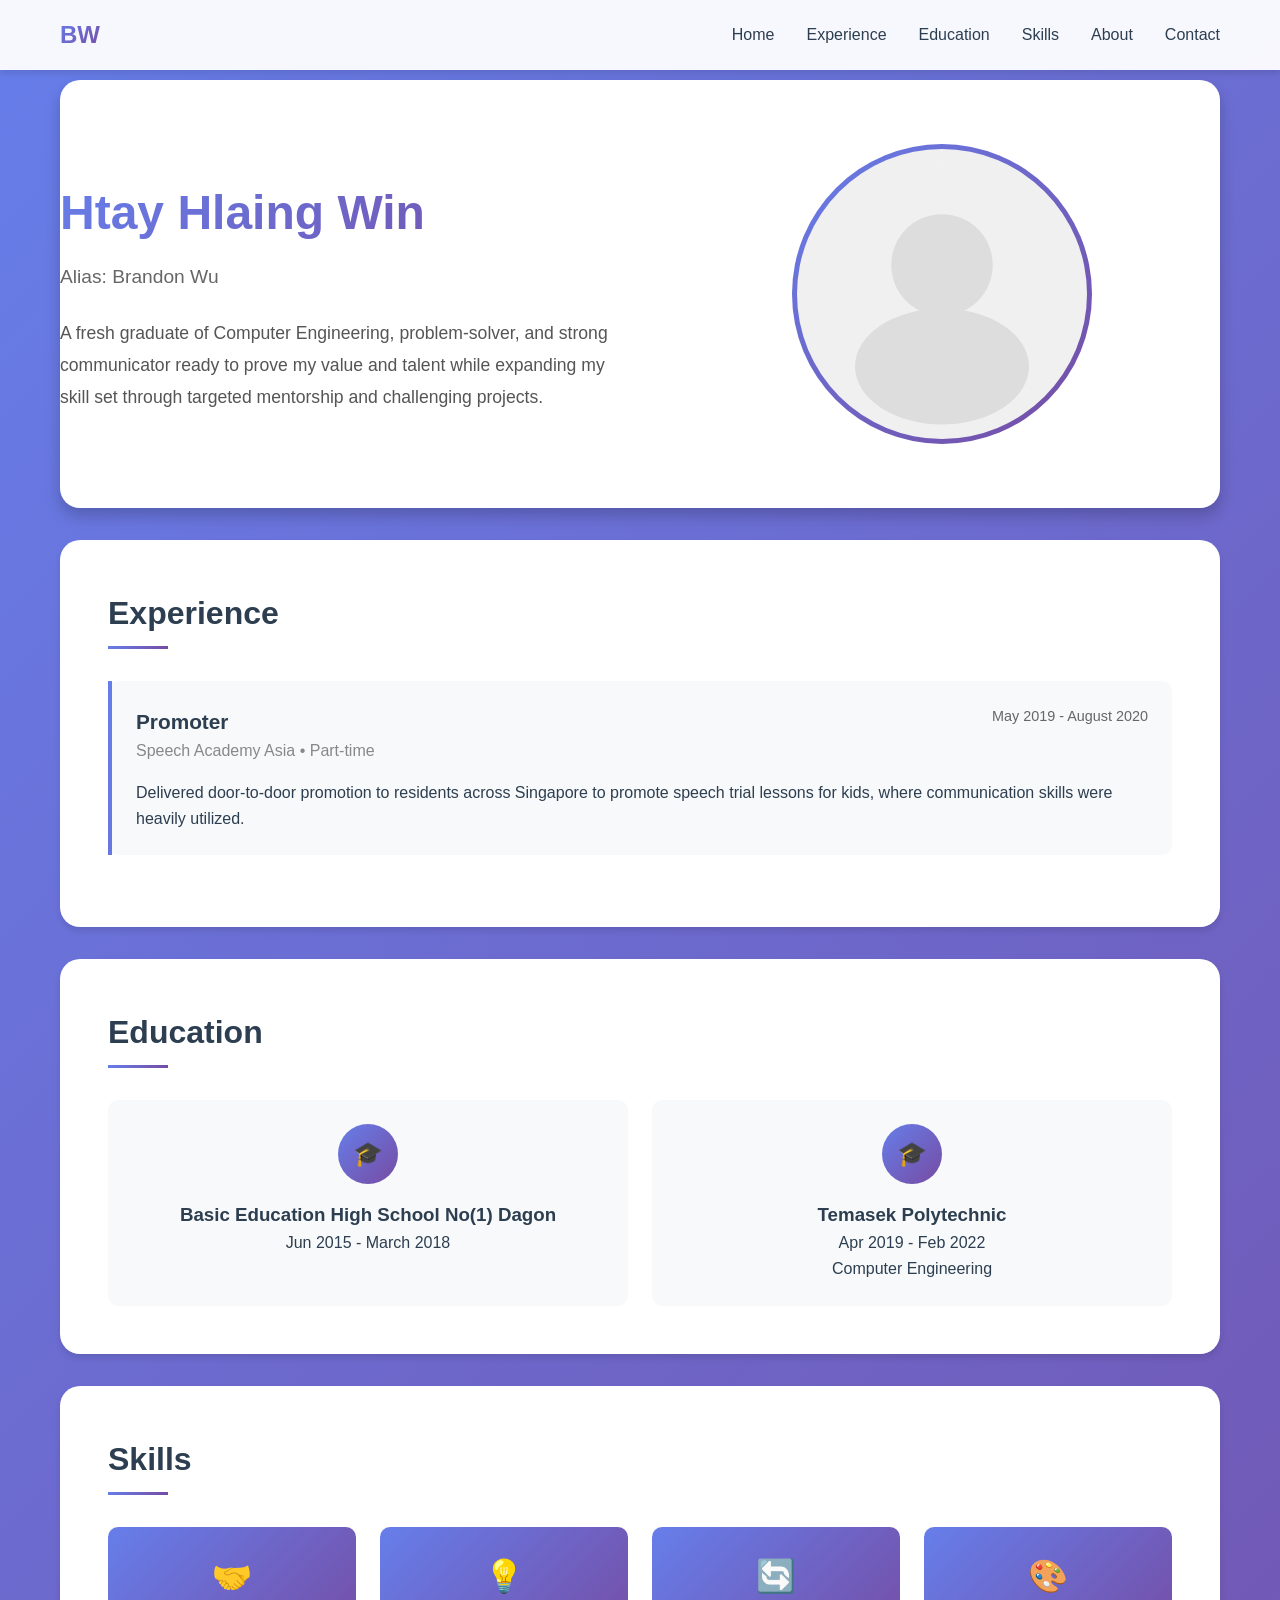
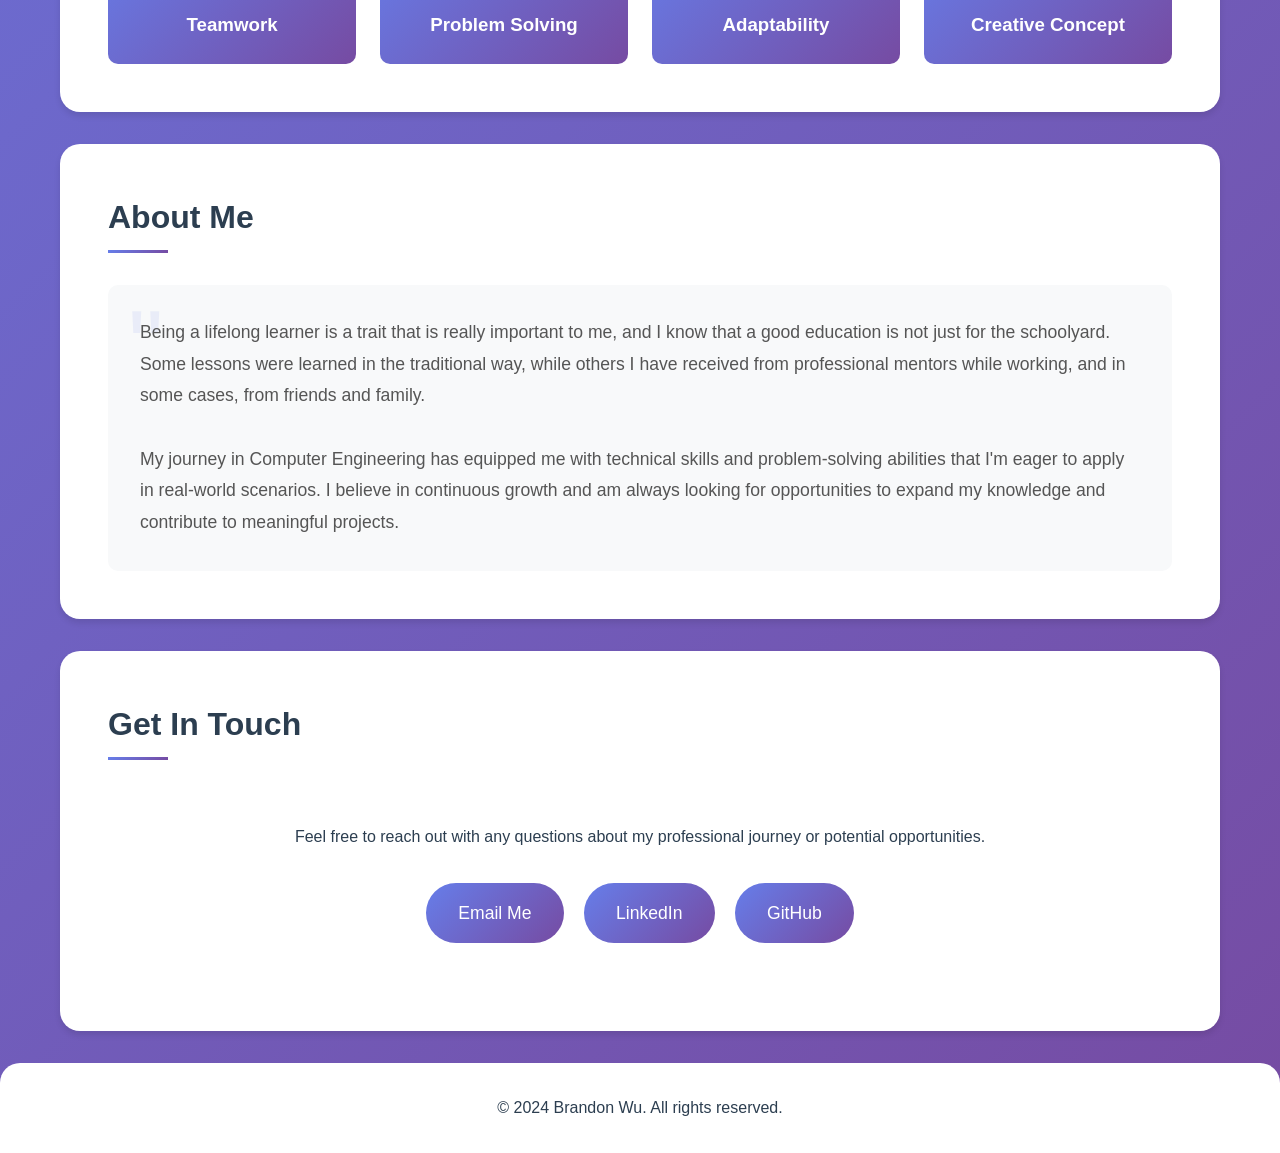
<file: brandon-portfolio.html>
<!DOCTYPE html>
<html lang="en">
<head>
    <meta charset="UTF-8">
    <meta name="viewport" content="width=device-width, initial-scale=1.0">
    <title>Brandon Wu - Digital Portfolio</title>
    <style>
        * {
            margin: 0;
            padding: 0;
            box-sizing: border-box;
        }

        :root {
            --primary-color: #2c3e50;
            --secondary-color: #3498db;
            --accent-color: #e74c3c;
            --text-light: #ecf0f1;
            --text-dark: #2c3e50;
            --bg-light: #ffffff;
            --bg-section: #f8f9fa;
            --shadow: 0 4px 6px rgba(0, 0, 0, 0.1);
            --shadow-hover: 0 8px 15px rgba(0, 0, 0, 0.2);
        }

        body {
            font-family: 'Segoe UI', Tahoma, Geneva, Verdana, sans-serif;
            line-height: 1.6;
            color: var(--text-dark);
            background: linear-gradient(135deg, #667eea 0%, #764ba2 100%);
            min-height: 100vh;
        }

        .container {
            max-width: 1200px;
            margin: 0 auto;
            padding: 0 20px;
        }

        /* Navigation */
        nav {
            background: rgba(255, 255, 255, 0.95);
            backdrop-filter: blur(10px);
            position: fixed;
            width: 100%;
            top: 0;
            z-index: 1000;
            box-shadow: var(--shadow);
        }

        nav .container {
            display: flex;
            justify-content: space-between;
            align-items: center;
            padding: 1rem 20px;
        }

        .logo {
            font-size: 1.5rem;
            font-weight: bold;
            background: linear-gradient(135deg, #667eea 0%, #764ba2 100%);
            -webkit-background-clip: text;
            background-clip: text;
            -webkit-text-fill-color: transparent;
        }

        .nav-links {
            display: flex;
            list-style: none;
            gap: 2rem;
        }

        .nav-links a {
            text-decoration: none;
            color: var(--text-dark);
            transition: all 0.3s ease;
            position: relative;
        }

        .nav-links a::after {
            content: '';
            position: absolute;
            bottom: -5px;
            left: 0;
            width: 0;
            height: 2px;
            background: linear-gradient(135deg, #667eea 0%, #764ba2 100%);
            transition: width 0.3s ease;
        }

        .nav-links a:hover::after {
            width: 100%;
        }

        /* Hero Section */
        .hero {
            margin-top: 80px;
            padding: 4rem 0;
            background: var(--bg-light);
            border-radius: 20px;
            margin-bottom: 2rem;
            box-shadow: var(--shadow-hover);
        }

        .hero-content {
            display: grid;
            grid-template-columns: 1fr 1fr;
            gap: 3rem;
            align-items: center;
        }

        .hero-text h1 {
            font-size: 3rem;
            margin-bottom: 0.5rem;
            background: linear-gradient(135deg, #667eea 0%, #764ba2 100%);
            -webkit-background-clip: text;
            background-clip: text;
            -webkit-text-fill-color: transparent;
            animation: fadeInUp 0.8s ease;
        }

        .hero-text .alias {
            font-size: 1.2rem;
            color: #666;
            margin-bottom: 1.5rem;
            animation: fadeInUp 0.8s ease 0.2s backwards;
        }

        .hero-text p {
            font-size: 1.1rem;
            line-height: 1.8;
            color: #555;
            animation: fadeInUp 0.8s ease 0.4s backwards;
        }

        .hero-image {
            display: flex;
            justify-content: center;
            align-items: center;
        }

        .profile-img {
            width: 300px;
            height: 300px;
            border-radius: 50%;
            background: linear-gradient(135deg, #667eea 0%, #764ba2 100%);
            padding: 5px;
            animation: float 3s ease-in-out infinite;
        }

        .profile-img img {
            width: 100%;
            height: 100%;
            border-radius: 50%;
            object-fit: cover;
            background: #f0f0f0;
        }

        /* Sections */
        .section {
            background: var(--bg-light);
            border-radius: 20px;
            padding: 3rem;
            margin-bottom: 2rem;
            box-shadow: var(--shadow);
            animation: fadeIn 0.8s ease;
        }

        .section-title {
            font-size: 2rem;
            margin-bottom: 2rem;
            color: var(--text-dark);
            position: relative;
            padding-bottom: 10px;
        }

        .section-title::after {
            content: '';
            position: absolute;
            bottom: 0;
            left: 0;
            width: 60px;
            height: 3px;
            background: linear-gradient(135deg, #667eea 0%, #764ba2 100%);
        }

        /* Experience */
        .experience-item {
            background: var(--bg-section);
            padding: 1.5rem;
            border-radius: 10px;
            margin-bottom: 1.5rem;
            border-left: 4px solid;
            border-image: linear-gradient(135deg, #667eea 0%, #764ba2 100%) 1;
            transition: transform 0.3s ease, box-shadow 0.3s ease;
        }

        .experience-item:hover {
            transform: translateX(10px);
            box-shadow: var(--shadow-hover);
        }

        .experience-header {
            display: flex;
            justify-content: space-between;
            align-items: flex-start;
            margin-bottom: 0.5rem;
        }

        .experience-title {
            font-size: 1.3rem;
            color: var(--text-dark);
            font-weight: 600;
        }

        .experience-date {
            color: #666;
            font-size: 0.9rem;
        }

        .experience-company {
            color: #888;
            margin-bottom: 0.5rem;
        }

        /* Education */
        .education-grid {
            display: grid;
            grid-template-columns: repeat(auto-fit, minmax(250px, 1fr));
            gap: 1.5rem;
        }

        .education-item {
            background: var(--bg-section);
            padding: 1.5rem;
            border-radius: 10px;
            text-align: center;
            transition: transform 0.3s ease, box-shadow 0.3s ease;
        }

        .education-item:hover {
            transform: translateY(-10px);
            box-shadow: var(--shadow-hover);
        }

        .education-icon {
            width: 60px;
            height: 60px;
            margin: 0 auto 1rem;
            background: linear-gradient(135deg, #667eea 0%, #764ba2 100%);
            border-radius: 50%;
            display: flex;
            align-items: center;
            justify-content: center;
            font-size: 1.5rem;
            color: white;
        }

        /* Skills */
        .skills-grid {
            display: grid;
            grid-template-columns: repeat(auto-fit, minmax(200px, 1fr));
            gap: 1.5rem;
        }

        .skill-item {
            background: linear-gradient(135deg, #667eea 0%, #764ba2 100%);
            color: white;
            padding: 1.5rem;
            border-radius: 10px;
            text-align: center;
            transition: transform 0.3s ease, box-shadow 0.3s ease;
            cursor: pointer;
        }

        .skill-item:hover {
            transform: scale(1.05) rotate(2deg);
            box-shadow: var(--shadow-hover);
        }

        .skill-icon {
            font-size: 2rem;
            margin-bottom: 0.5rem;
        }

        /* About */
        .about-content {
            background: var(--bg-section);
            padding: 2rem;
            border-radius: 10px;
            position: relative;
            overflow: hidden;
        }

        .about-content::before {
            content: '"';
            position: absolute;
            top: -20px;
            left: 20px;
            font-size: 100px;
            color: rgba(103, 126, 234, 0.1);
        }

        .about-text {
            font-size: 1.1rem;
            line-height: 1.8;
            color: #555;
            position: relative;
            z-index: 1;
        }

        /* Contact */
        .contact-content {
            text-align: center;
            padding: 2rem;
        }

        .contact-btn {
            display: inline-block;
            padding: 1rem 2rem;
            background: linear-gradient(135deg, #667eea 0%, #764ba2 100%);
            color: white;
            text-decoration: none;
            border-radius: 50px;
            font-size: 1.1rem;
            transition: transform 0.3s ease, box-shadow 0.3s ease;
            margin: 0.5rem;
        }

        .contact-btn:hover {
            transform: translateY(-3px);
            box-shadow: var(--shadow-hover);
        }

        /* Footer */
        footer {
            background: var(--bg-light);
            text-align: center;
            padding: 2rem;
            border-radius: 20px 20px 0 0;
            margin-top: 2rem;
        }

        /* Animations */
        @keyframes fadeInUp {
            from {
                opacity: 0;
                transform: translateY(30px);
            }
            to {
                opacity: 1;
                transform: translateY(0);
            }
        }

        @keyframes fadeIn {
            from {
                opacity: 0;
            }
            to {
                opacity: 1;
            }
        }

        @keyframes float {
            0%, 100% {
                transform: translateY(0);
            }
            50% {
                transform: translateY(-20px);
            }
        }

        /* Mobile Responsive */
        @media (max-width: 768px) {
            .nav-links {
                display: none;
            }

            .hero-content {
                grid-template-columns: 1fr;
                text-align: center;
            }

            .hero-text h1 {
                font-size: 2rem;
            }

            .profile-img {
                width: 200px;
                height: 200px;
            }

            .experience-header {
                flex-direction: column;
            }

            .section {
                padding: 2rem 1.5rem;
            }
        }
    </style>
</head>
<body>
    <!-- Navigation -->
    <nav>
        <div class="container">
            <div class="logo">BW</div>
            <ul class="nav-links">
                <li><a href="#home">Home</a></li>
                <li><a href="#experience">Experience</a></li>
                <li><a href="#education">Education</a></li>
                <li><a href="#skills">Skills</a></li>
                <li><a href="#about">About</a></li>
                <li><a href="#contact">Contact</a></li>
            </ul>
        </div>
    </nav>

    <!-- Main Container -->
    <div class="container">
        <!-- Hero Section -->
        <section id="home" class="hero">
            <div class="hero-content">
                <div class="hero-text">
                    <h1>Htay Hlaing Win</h1>
                    <p class="alias">Alias: Brandon Wu</p>
                    <p>A fresh graduate of Computer Engineering, problem-solver, and strong communicator ready to prove my value and talent while expanding my skill set through targeted mentorship and challenging projects.</p>
                </div>
                <div class="hero-image">
                    <div class="profile-img">
                        <img src="data:image/svg+xml,%3Csvg xmlns='http://www.w3.org/2000/svg' viewBox='0 0 200 200'%3E%3Ccircle cx='100' cy='100' r='90' fill='%23f0f0f0'/%3E%3Ccircle cx='100' cy='80' r='35' fill='%23ddd'/%3E%3Cellipse cx='100' cy='150' rx='60' ry='40' fill='%23ddd'/%3E%3C/svg%3E" alt="Profile">
                    </div>
                </div>
            </div>
        </section>

        <!-- Experience Section -->
        <section id="experience" class="section">
            <h2 class="section-title">Experience</h2>
            <div class="experience-item">
                <div class="experience-header">
                    <div>
                        <div class="experience-title">Promoter</div>
                        <div class="experience-company">Speech Academy Asia • Part-time</div>
                    </div>
                    <div class="experience-date">May 2019 - August 2020</div>
                </div>
                <p>Delivered door-to-door promotion to residents across Singapore to promote speech trial lessons for kids, where communication skills were heavily utilized.</p>
            </div>
        </section>

        <!-- Education Section -->
        <section id="education" class="section">
            <h2 class="section-title">Education</h2>
            <div class="education-grid">
                <div class="education-item">
                    <div class="education-icon">🎓</div>
                    <h3>Basic Education High School No(1) Dagon</h3>
                    <p>Jun 2015 - March 2018</p>
                </div>
                <div class="education-item">
                    <div class="education-icon">🎓</div>
                    <h3>Temasek Polytechnic</h3>
                    <p>Apr 2019 - Feb 2022</p>
                    <p>Computer Engineering</p>
                </div>
            </div>
        </section>

        <!-- Skills Section -->
        <section id="skills" class="section">
            <h2 class="section-title">Skills</h2>
            <div class="skills-grid">
                <div class="skill-item">
                    <div class="skill-icon">🤝</div>
                    <h3>Teamwork</h3>
                </div>
                <div class="skill-item">
                    <div class="skill-icon">💡</div>
                    <h3>Problem Solving</h3>
                </div>
                <div class="skill-item">
                    <div class="skill-icon">🔄</div>
                    <h3>Adaptability</h3>
                </div>
                <div class="skill-item">
                    <div class="skill-icon">🎨</div>
                    <h3>Creative Concept</h3>
                </div>
            </div>
        </section>

        <!-- About Section -->
        <section id="about" class="section">
            <h2 class="section-title">About Me</h2>
            <div class="about-content">
                <p class="about-text">
                    Being a lifelong learner is a trait that is really important to me, and I know that a good education is not just for the schoolyard. Some lessons were learned in the traditional way, while others I have received from professional mentors while working, and in some cases, from friends and family. 
                    <br><br>
                    My journey in Computer Engineering has equipped me with technical skills and problem-solving abilities that I'm eager to apply in real-world scenarios. I believe in continuous growth and am always looking for opportunities to expand my knowledge and contribute to meaningful projects.
                </p>
            </div>
        </section>

        <!-- Contact Section -->
        <section id="contact" class="section">
            <h2 class="section-title">Get In Touch</h2>
            <div class="contact-content">
                <p>Feel free to reach out with any questions about my professional journey or potential opportunities.</p>
                <br>
                <a href="mailto:brandonwu@example.com" class="contact-btn">Email Me</a>
                <a href="https://linkedin.com/in/brandonwu" class="contact-btn">LinkedIn</a>
                <a href="https://github.com/brandonwu" class="contact-btn">GitHub</a>
            </div>
        </section>
    </div>

    <!-- Footer -->
    <footer>
        <p>&copy; 2024 Brandon Wu. All rights reserved.</p>
    </footer>

    <script>
        // Smooth scrolling for navigation links
        document.querySelectorAll('a[href^="#"]').forEach(anchor => {
            anchor.addEventListener('click', function (e) {
                e.preventDefault();
                const target = document.querySelector(this.getAttribute('href'));
                if (target) {
                    target.scrollIntoView({
                        behavior: 'smooth',
                        block: 'start'
                    });
                }
            });
        });

        // Add scroll animations
        const observerOptions = {
            threshold: 0.1,
            rootMargin: '0px 0px -50px 0px'
        };

        const observer = new IntersectionObserver((entries) => {
            entries.forEach(entry => {
                if (entry.isIntersecting) {
                    entry.target.style.animation = 'fadeInUp 0.8s ease forwards';
                }
            });
        }, observerOptions);

        document.querySelectorAll('.section').forEach(section => {
            observer.observe(section);
        });

        // Add parallax effect to hero section
        window.addEventListener('scroll', () => {
            const scrolled = window.pageYOffset;
            const hero = document.querySelector('.hero');
            if (hero) {
                hero.style.transform = `translateY(${scrolled * 0.5}px)`;
            }
        });

        // Add hover effect to skill items
        document.querySelectorAll('.skill-item').forEach(item => {
            item.addEventListener('mouseenter', function() {
                this.style.background = 'linear-gradient(135deg, #764ba2 0%, #667eea 100%)';
            });
            item.addEventListener('mouseleave', function() {
                this.style.background = 'linear-gradient(135deg, #667eea 0%, #764ba2 100%)';
            });
        });
    </script>
</body>
</html>
</file>
